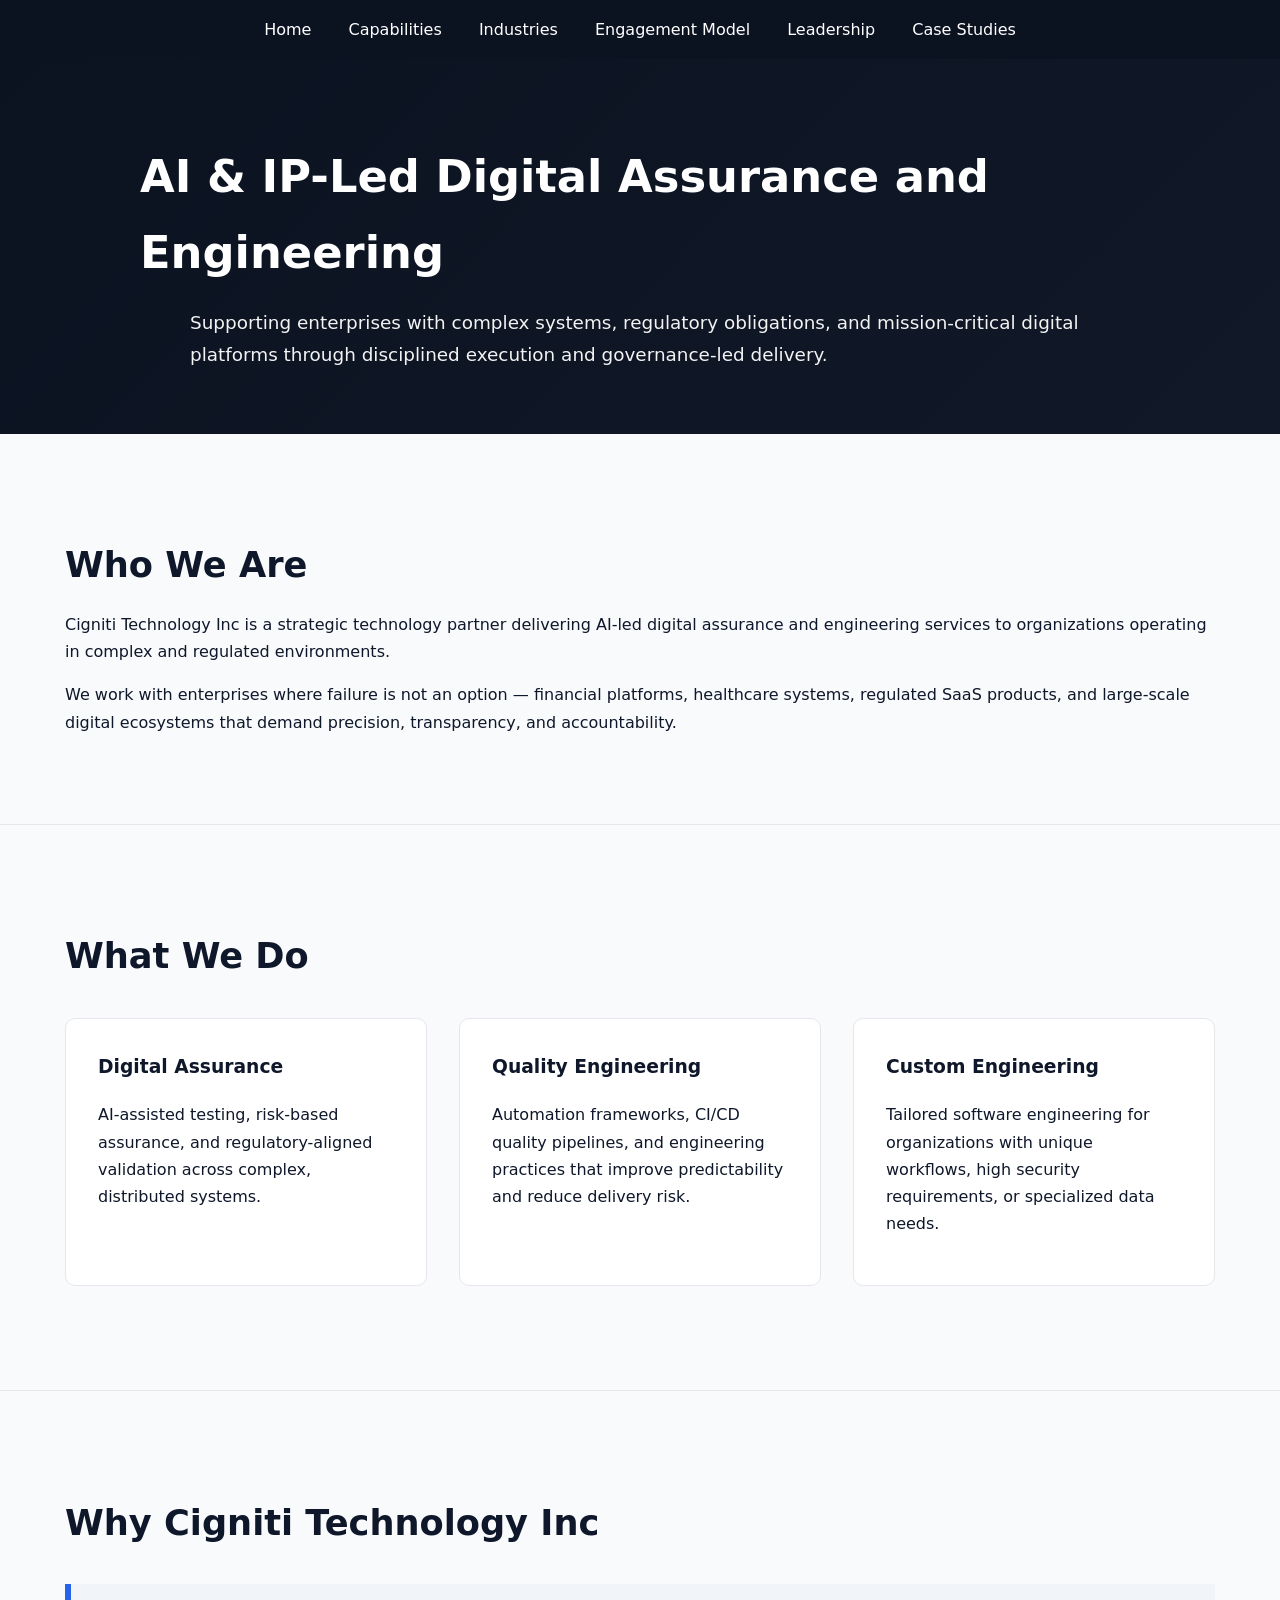
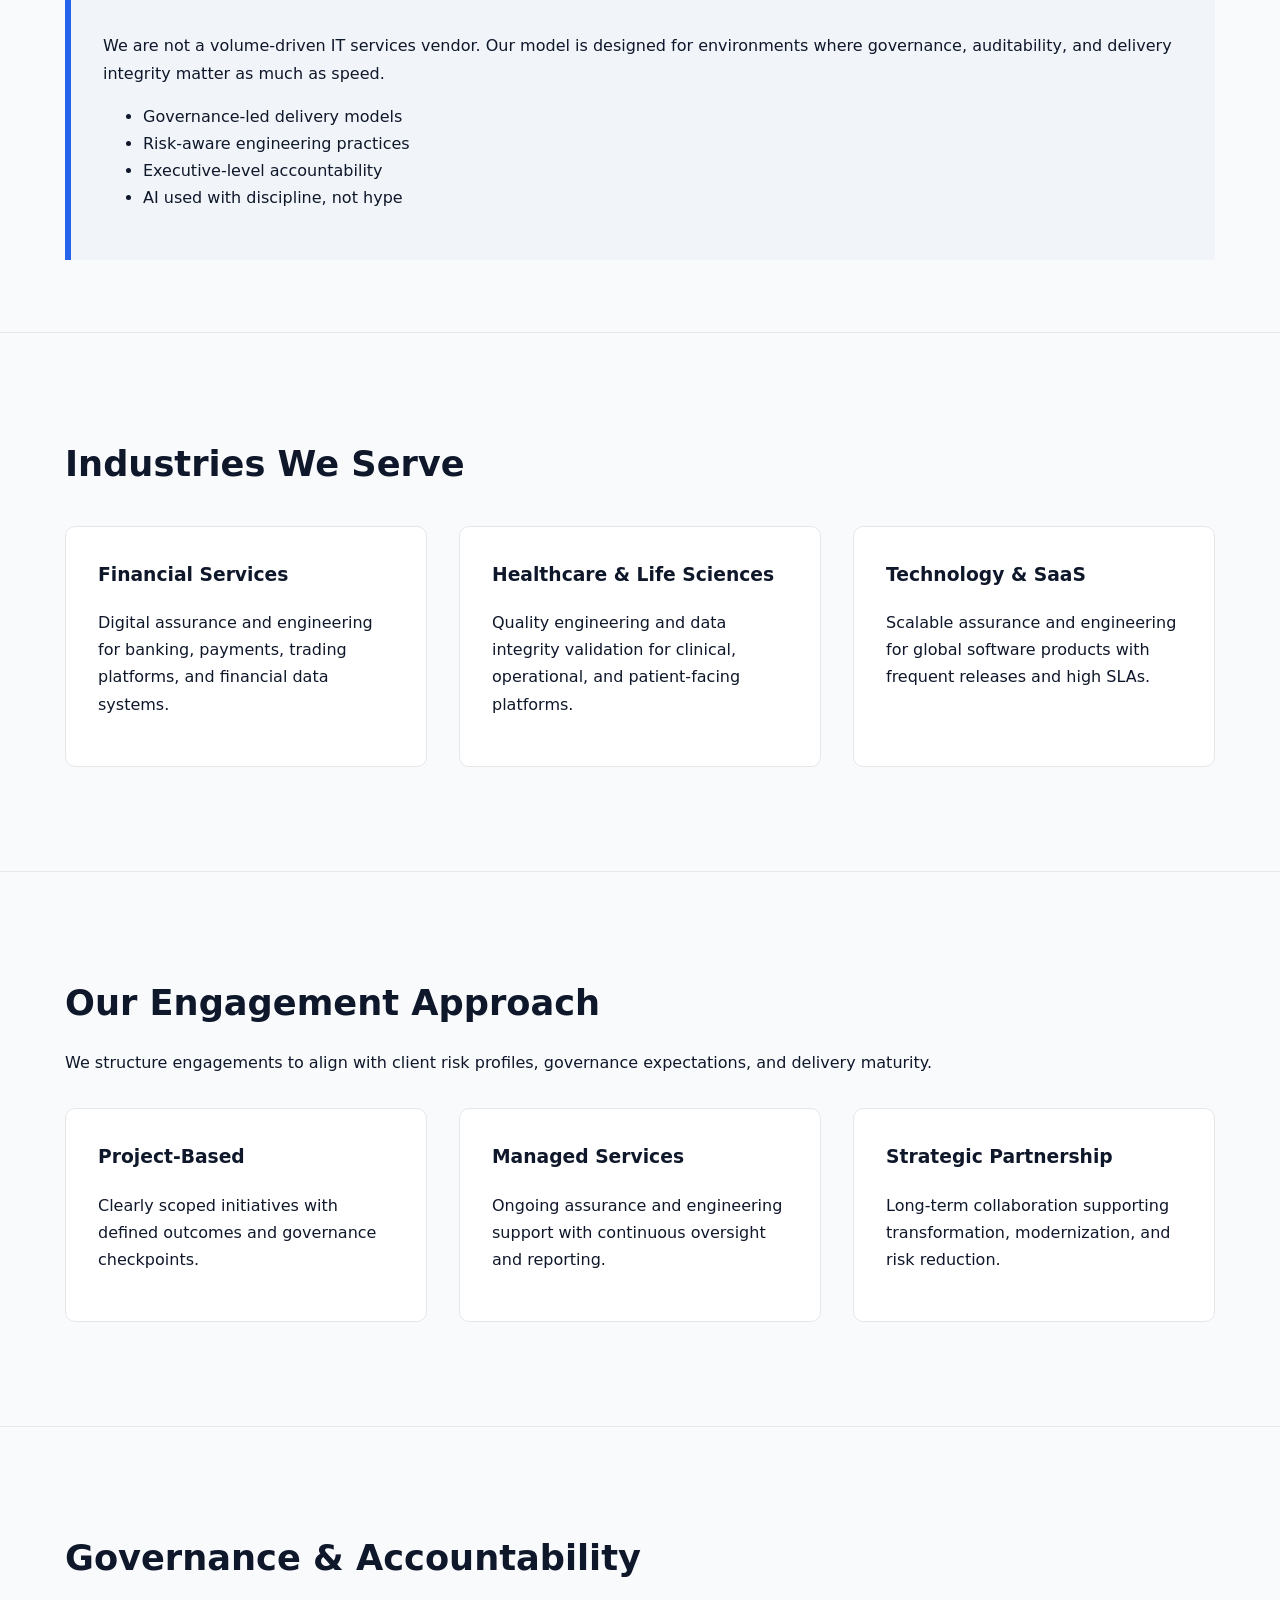
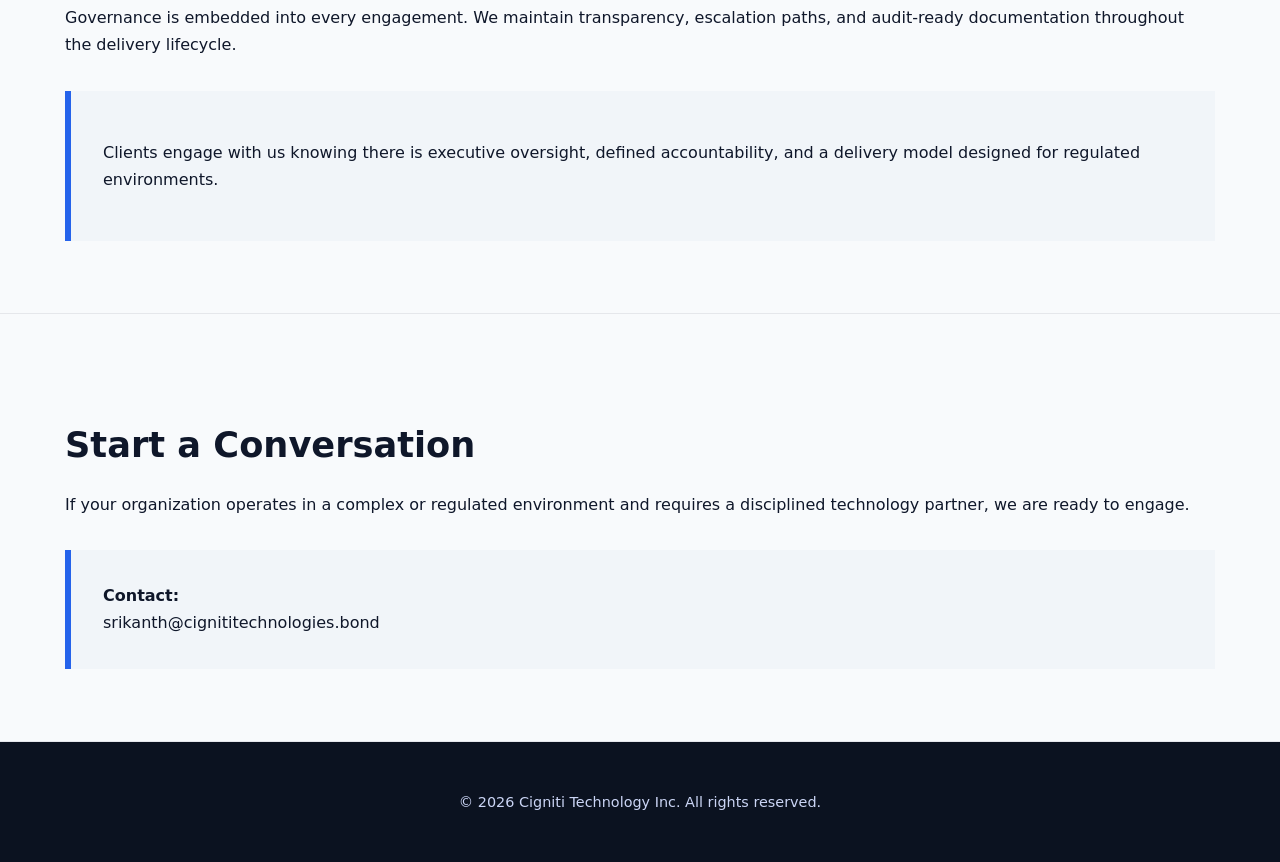
<file: index.html>
<!DOCTYPE html>
<html lang="en">
<head>
<meta charset="UTF-8">
<meta name="viewport" content="width=device-width, initial-scale=1.0">
<title>Cigniti Technology Inc | AI-Led Digital Assurance & Engineering</title>
<meta name="description" content="Cigniti Technology Inc delivers AI & IP-led digital assurance and engineering solutions for complex, regulated enterprises worldwide.">
<link rel="stylesheet" href="assets/css/styles.css">
</head>

<body>

<!-- Navigation -->
<nav>
  <a href="index.html">Home</a>
  <a href="capabilities.html">Capabilities</a>
  <a href="industries.html">Industries</a>
  <a href="engagement-model.html">Engagement Model</a>
  <a href="leadership-governance.html">Leadership</a>
  <a href="case-studies.html">Case Studies</a>
</nav>

<!-- Hero -->
<header>
  <h1>AI & IP-Led Digital Assurance and Engineering</h1>
  <p>
    Supporting enterprises with complex systems, regulatory obligations,
    and mission-critical digital platforms through disciplined execution
    and governance-led delivery.
  </p>
</header>

<!-- Who We Are -->
<section>
  <div class="container">
    <h2>Who We Are</h2>
    <p>
      Cigniti Technology Inc is a strategic technology partner delivering
      AI-led digital assurance and engineering services to organizations
      operating in complex and regulated environments.
    </p>
    <p>
      We work with enterprises where failure is not an option — financial
      platforms, healthcare systems, regulated SaaS products, and
      large-scale digital ecosystems that demand precision, transparency,
      and accountability.
    </p>
  </div>
</section>

<!-- What We Do -->
<section>
  <div class="container">
    <h2>What We Do</h2>
    <div class="grid">
      <div class="card">
        <h3>Digital Assurance</h3>
        <p>
          AI-assisted testing, risk-based assurance, and regulatory-aligned
          validation across complex, distributed systems.
        </p>
      </div>
      <div class="card">
        <h3>Quality Engineering</h3>
        <p>
          Automation frameworks, CI/CD quality pipelines, and engineering
          practices that improve predictability and reduce delivery risk.
        </p>
      </div>
      <div class="card">
        <h3>Custom Engineering</h3>
        <p>
          Tailored software engineering for organizations with unique
          workflows, high security requirements, or specialized data needs.
        </p>
      </div>
    </div>
  </div>
</section>

<!-- Why Cigniti -->
<section>
  <div class="container">
    <h2>Why Cigniti Technology Inc</h2>
    <div class="highlight">
      <p>
        We are not a volume-driven IT services vendor. Our model is designed
        for environments where governance, auditability, and delivery
        integrity matter as much as speed.
      </p>
      <ul>
        <li>Governance-led delivery models</li>
        <li>Risk-aware engineering practices</li>
        <li>Executive-level accountability</li>
        <li>AI used with discipline, not hype</li>
      </ul>
    </div>
  </div>
</section>

<!-- Industries -->
<section>
  <div class="container">
    <h2>Industries We Serve</h2>
    <div class="grid">
      <div class="card">
        <h3>Financial Services</h3>
        <p>
          Digital assurance and engineering for banking, payments,
          trading platforms, and financial data systems.
        </p>
      </div>
      <div class="card">
        <h3>Healthcare & Life Sciences</h3>
        <p>
          Quality engineering and data integrity validation for
          clinical, operational, and patient-facing platforms.
        </p>
      </div>
      <div class="card">
        <h3>Technology & SaaS</h3>
        <p>
          Scalable assurance and engineering for global software
          products with frequent releases and high SLAs.
        </p>
      </div>
    </div>
  </div>
</section>

<!-- Engagement Approach -->
<section>
  <div class="container">
    <h2>Our Engagement Approach</h2>
    <p>
      We structure engagements to align with client risk profiles,
      governance expectations, and delivery maturity.
    </p>
    <div class="grid">
      <div class="card">
        <h3>Project-Based</h3>
        <p>
          Clearly scoped initiatives with defined outcomes and
          governance checkpoints.
        </p>
      </div>
      <div class="card">
        <h3>Managed Services</h3>
        <p>
          Ongoing assurance and engineering support with continuous
          oversight and reporting.
        </p>
      </div>
      <div class="card">
        <h3>Strategic Partnership</h3>
        <p>
          Long-term collaboration supporting transformation,
          modernization, and risk reduction.
        </p>
      </div>
    </div>
  </div>
</section>

<!-- Governance -->
<section>
  <div class="container">
    <h2>Governance & Accountability</h2>
    <p>
      Governance is embedded into every engagement. We maintain
      transparency, escalation paths, and audit-ready documentation
      throughout the delivery lifecycle.
    </p>
    <div class="highlight">
      <p>
        Clients engage with us knowing there is executive oversight,
        defined accountability, and a delivery model designed for
        regulated environments.
      </p>
    </div>
  </div>
</section>

<!-- Call to Action -->
<section>
  <div class="container">
    <h2>Start a Conversation</h2>
    <p>
      If your organization operates in a complex or regulated
      environment and requires a disciplined technology partner,
      we are ready to engage.
    </p>
    <div class="box">
      <strong>Contact:</strong><br>
      srikanth@cignititechnologies.bond
    </div>
  </div>
</section>

<footer>
  © <span id="year"></span> Cigniti Technology Inc. All rights reserved.
</footer>

<script>
document.getElementById("year").textContent = new Date().getFullYear();
</script>

</body>
</html>
</file>
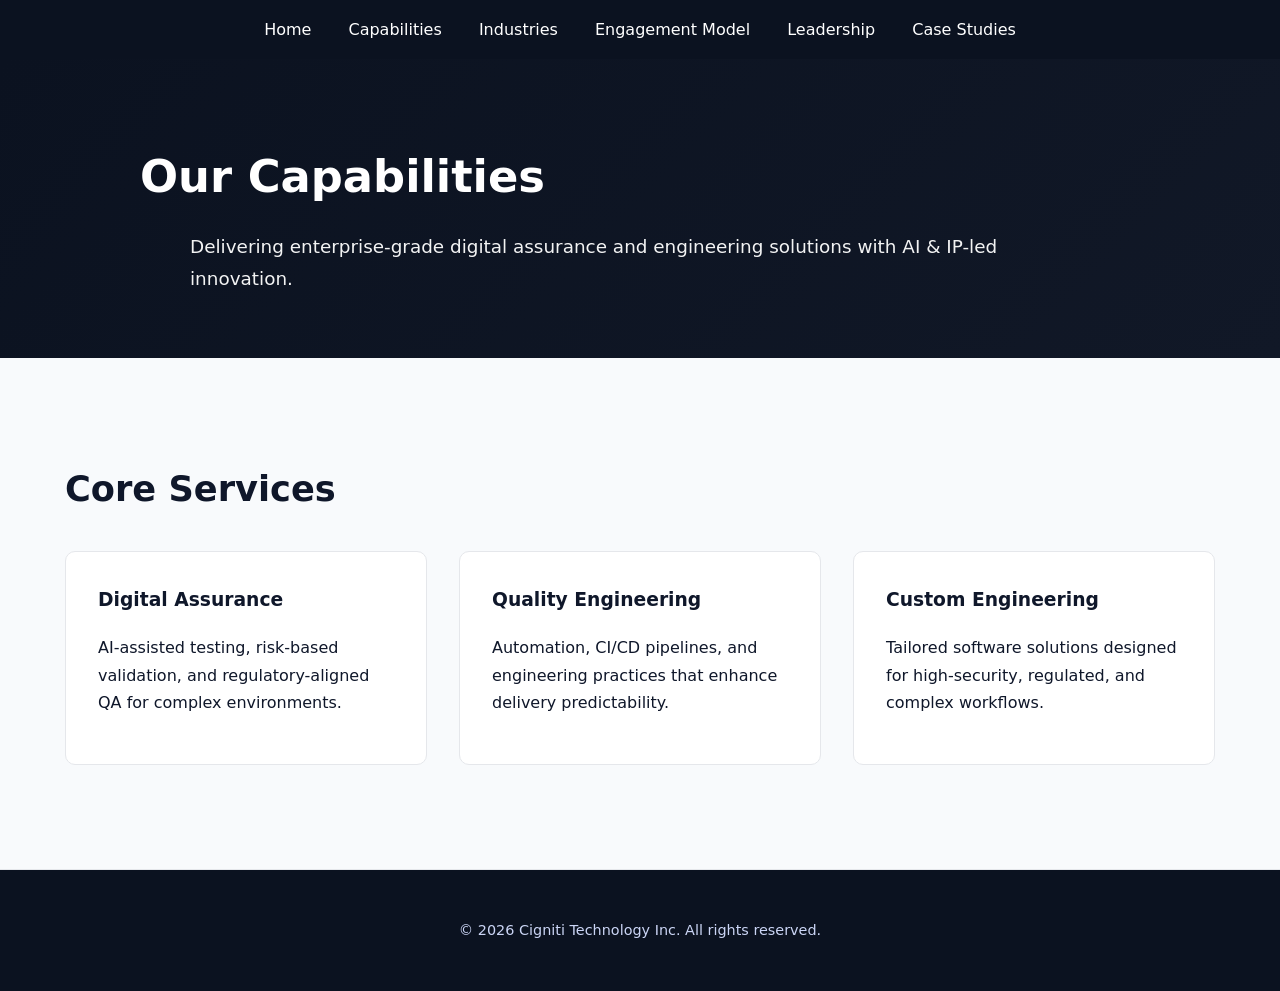
<file: capabilities.html>
<!DOCTYPE html>
<html lang="en">
<head>
<meta charset="UTF-8">
<meta name="viewport" content="width=device-width, initial-scale=1.0">
<title>Capabilities | Cigniti Technology Inc</title>
<link rel="stylesheet" href="assets/css/styles.css">
</head>
<body>

<!-- Navigation -->
<nav>
  <a href="index.html">Home</a>
  <a href="capabilities.html">Capabilities</a>
  <a href="industries.html">Industries</a>
  <a href="engagement-model.html">Engagement Model</a>
  <a href="leadership-governance.html">Leadership</a>
  <a href="case-studies.html">Case Studies</a>
</nav>

<header>
  <h1>Our Capabilities</h1>
  <p>Delivering enterprise-grade digital assurance and engineering solutions with AI & IP-led innovation.</p>
</header>

<section>
  <div class="container">
    <h2>Core Services</h2>
    <div class="grid">
      <div class="card">
        <h3>Digital Assurance</h3>
        <p>AI-assisted testing, risk-based validation, and regulatory-aligned QA for complex environments.</p>
      </div>
      <div class="card">
        <h3>Quality Engineering</h3>
        <p>Automation, CI/CD pipelines, and engineering practices that enhance delivery predictability.</p>
      </div>
      <div class="card">
        <h3>Custom Engineering</h3>
        <p>Tailored software solutions designed for high-security, regulated, and complex workflows.</p>
      </div>
    </div>
  </div>
</section>

<footer>
  © <span id="year"></span> Cigniti Technology Inc. All rights reserved.
</footer>
<script>
document.getElementById("year").textContent = new Date().getFullYear();
</script>
</body>
</html>
</file>
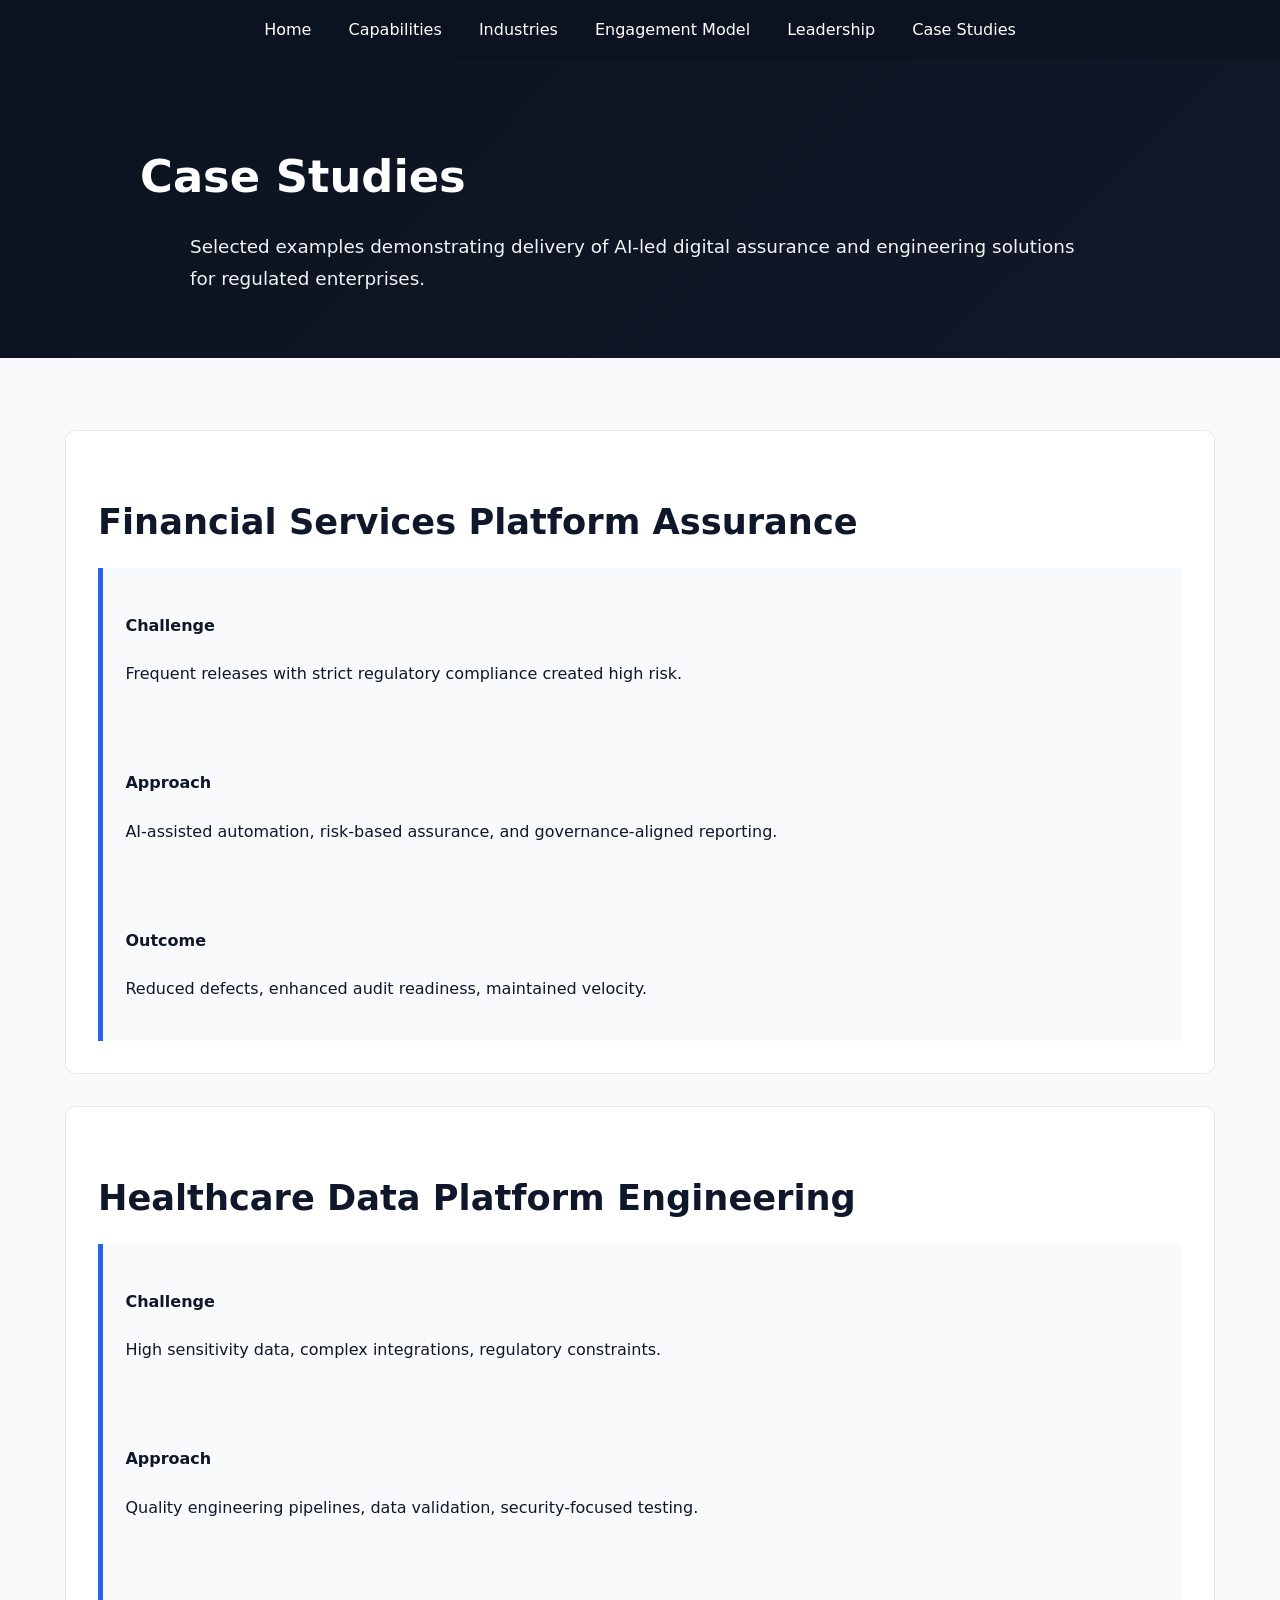
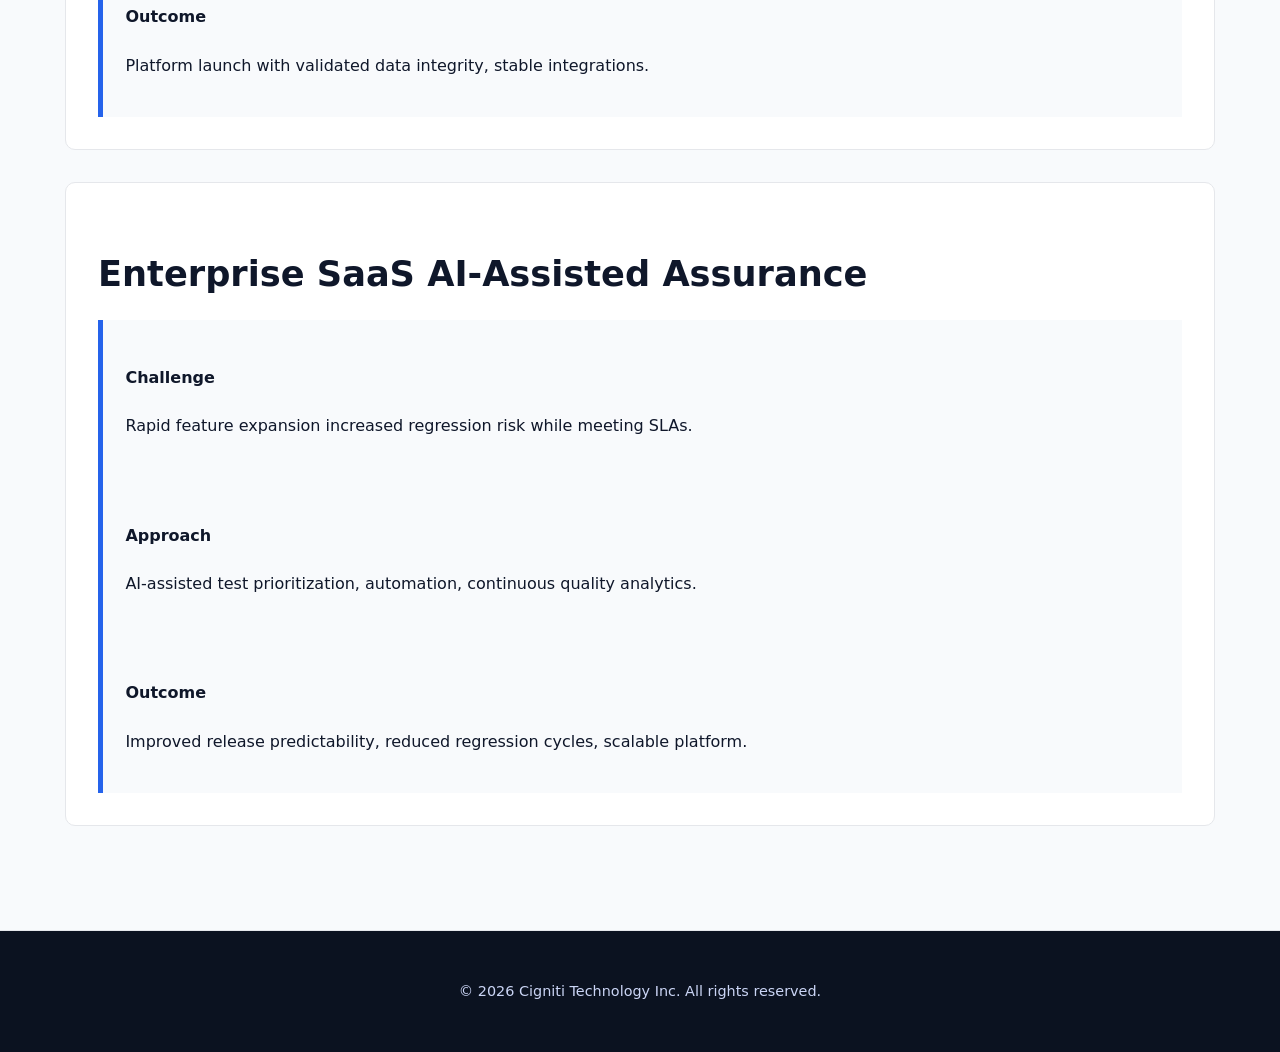
<file: case-studies.html>
<!DOCTYPE html>
<html lang="en">
<head>
<meta charset="UTF-8">
<meta name="viewport" content="width=device-width, initial-scale=1.0">
<title>Case Studies | Cigniti Technology Inc</title>
<link rel="stylesheet" href="assets/css/styles.css">
</head>
<body>

<nav>
  <a href="index.html">Home</a>
  <a href="capabilities.html">Capabilities</a>
  <a href="industries.html">Industries</a>
  <a href="engagement-model.html">Engagement Model</a>
  <a href="leadership-governance.html">Leadership</a>
  <a href="case-studies.html">Case Studies</a>
</nav>

<header>
  <h1>Case Studies</h1>
  <p>Selected examples demonstrating delivery of AI-led digital assurance and engineering solutions for regulated enterprises.</p>
</header>

<section>
  <div class="container">

    <div class="case">
      <h2>Financial Services Platform Assurance</h2>
      <div class="block"><h4>Challenge</h4><p>Frequent releases with strict regulatory compliance created high risk.</p></div>
      <div class="block"><h4>Approach</h4><p>AI-assisted automation, risk-based assurance, and governance-aligned reporting.</p></div>
      <div class="block"><h4>Outcome</h4><p>Reduced defects, enhanced audit readiness, maintained velocity.</p></div>
    </div>

    <div class="case">
      <h2>Healthcare Data Platform Engineering</h2>
      <div class="block"><h4>Challenge</h4><p>High sensitivity data, complex integrations, regulatory constraints.</p></div>
      <div class="block"><h4>Approach</h4><p>Quality engineering pipelines, data validation, security-focused testing.</p></div>
      <div class="block"><h4>Outcome</h4><p>Platform launch with validated data integrity, stable integrations.</p></div>
    </div>

    <div class="case">
      <h2>Enterprise SaaS AI-Assisted Assurance</h2>
      <div class="block"><h4>Challenge</h4><p>Rapid feature expansion increased regression risk while meeting SLAs.</p></div>
      <div class="block"><h4>Approach</h4><p>AI-assisted test prioritization, automation, continuous quality analytics.</p></div>
      <div class="block"><h4>Outcome</h4><p>Improved release predictability, reduced regression cycles, scalable platform.</p></div>
    </div>

  </div>
</section>

<footer>
  © <span id="year"></span> Cigniti Technology Inc. All rights reserved.
</footer>
<script>
document.getElementById("year").textContent = new Date().getFullYear();
</script>
</body>
</html>
</file>
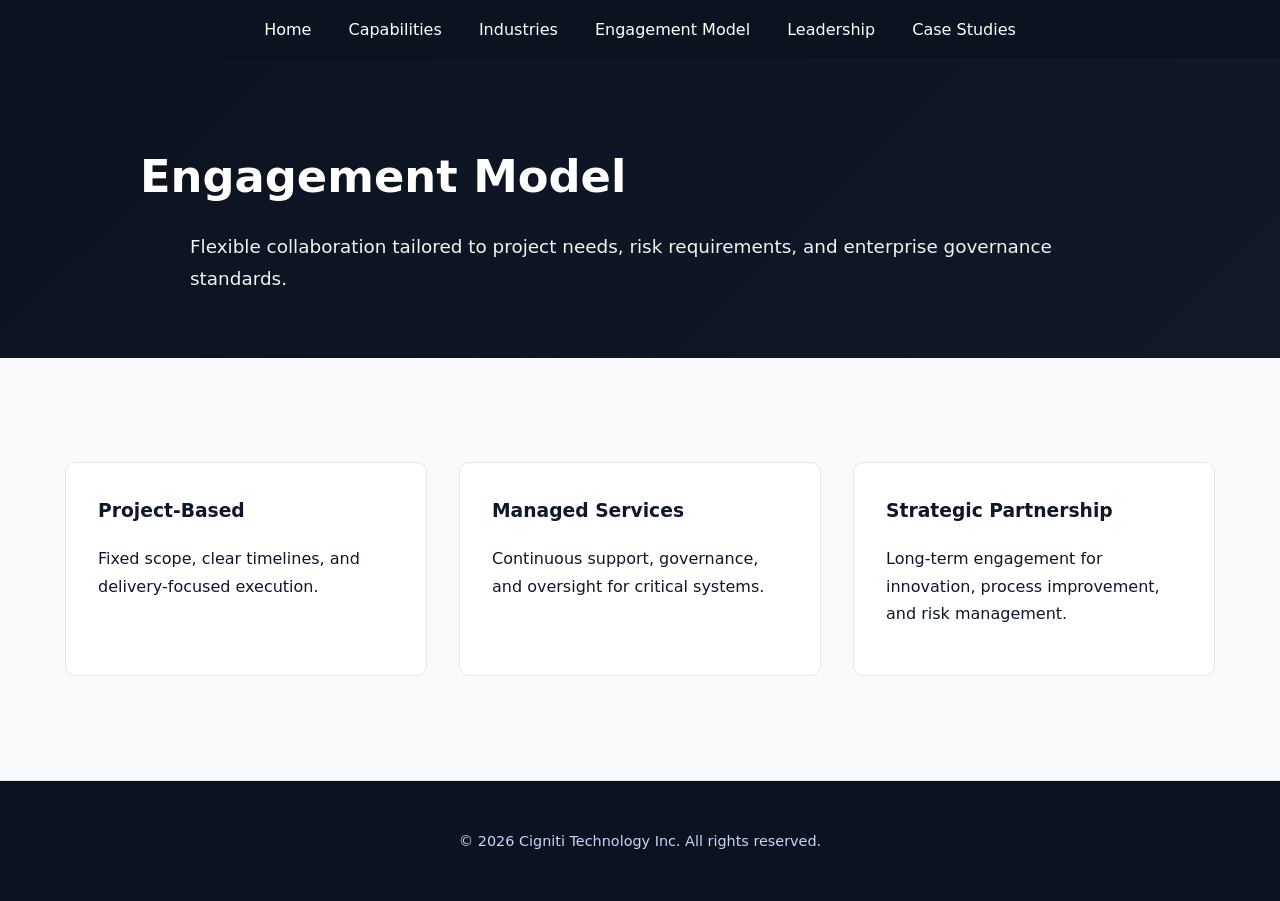
<file: engagement-model.html>
<!DOCTYPE html>
<html lang="en">
<head>
<meta charset="UTF-8">
<meta name="viewport" content="width=device-width, initial-scale=1.0">
<title>Engagement Model | Cigniti Technology Inc</title>
<link rel="stylesheet" href="assets/css/styles.css">
</head>
<body>

<nav>
  <a href="index.html">Home</a>
  <a href="capabilities.html">Capabilities</a>
  <a href="industries.html">Industries</a>
  <a href="engagement-model.html">Engagement Model</a>
  <a href="leadership-governance.html">Leadership</a>
  <a href="case-studies.html">Case Studies</a>
</nav>

<header>
  <h1>Engagement Model</h1>
  <p>Flexible collaboration tailored to project needs, risk requirements, and enterprise governance standards.</p>
</header>

<section>
  <div class="container">
    <div class="grid">
      <div class="card">
        <h3>Project-Based</h3>
        <p>Fixed scope, clear timelines, and delivery-focused execution.</p>
      </div>
      <div class="card">
        <h3>Managed Services</h3>
        <p>Continuous support, governance, and oversight for critical systems.</p>
      </div>
      <div class="card">
        <h3>Strategic Partnership</h3>
        <p>Long-term engagement for innovation, process improvement, and risk management.</p>
      </div>
    </div>
  </div>
</section>

<footer>
  © <span id="year"></span> Cigniti Technology Inc. All rights reserved.
</footer>
<script>
document.getElementById("year").textContent = new Date().getFullYear();
</script>
</body>
</html>
</file>
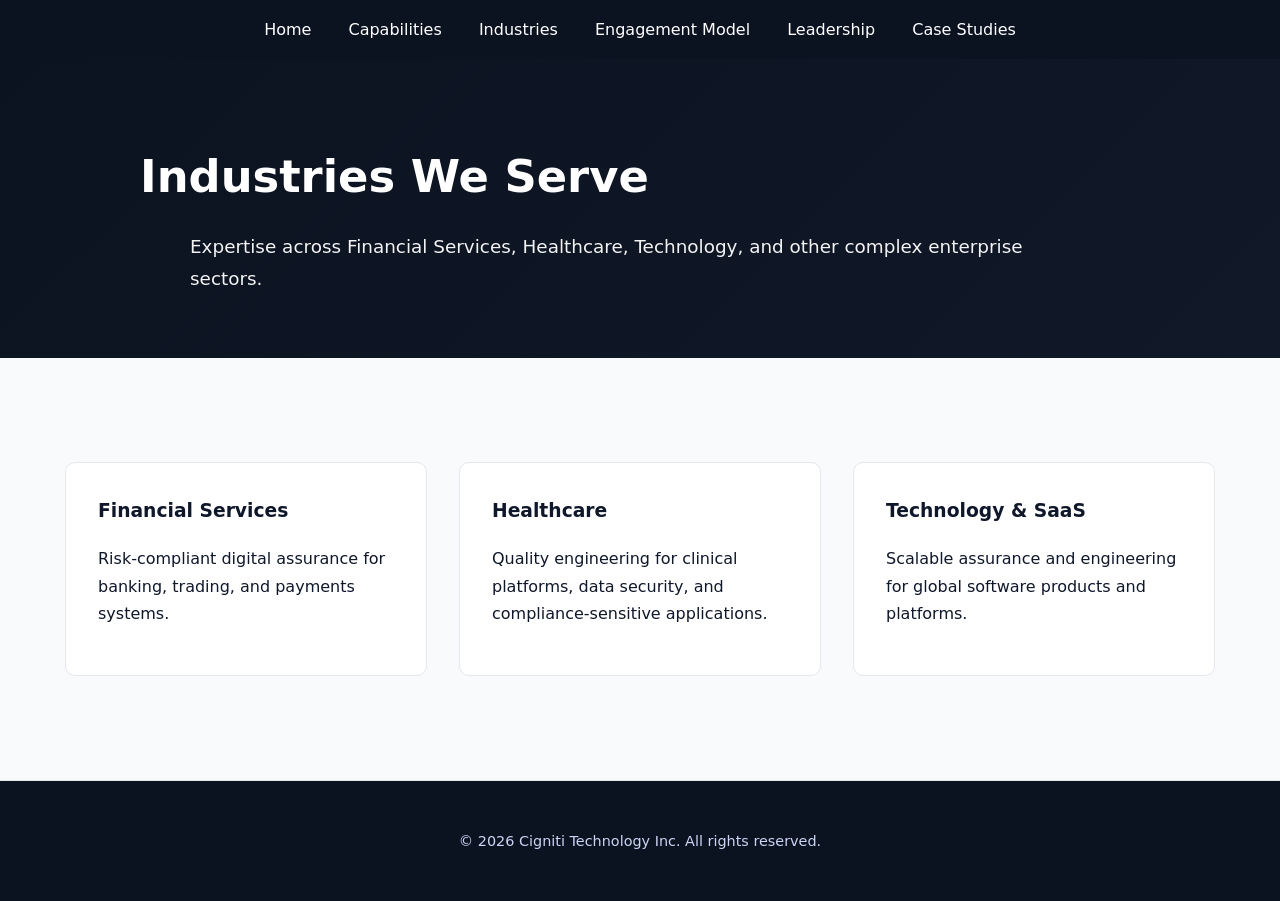
<file: industries.html>
<!DOCTYPE html>
<html lang="en">
<head>
<meta charset="UTF-8">
<meta name="viewport" content="width=device-width, initial-scale=1.0">
<title>Industries | Cigniti Technology Inc</title>
<link rel="stylesheet" href="assets/css/styles.css">
</head>
<body>

<nav>
  <a href="index.html">Home</a>
  <a href="capabilities.html">Capabilities</a>
  <a href="industries.html">Industries</a>
  <a href="engagement-model.html">Engagement Model</a>
  <a href="leadership-governance.html">Leadership</a>
  <a href="case-studies.html">Case Studies</a>
</nav>

<header>
  <h1>Industries We Serve</h1>
  <p>Expertise across Financial Services, Healthcare, Technology, and other complex enterprise sectors.</p>
</header>

<section>
  <div class="container">
    <div class="grid">
      <div class="card">
        <h3>Financial Services</h3>
        <p>Risk-compliant digital assurance for banking, trading, and payments systems.</p>
      </div>
      <div class="card">
        <h3>Healthcare</h3>
        <p>Quality engineering for clinical platforms, data security, and compliance-sensitive applications.</p>
      </div>
      <div class="card">
        <h3>Technology & SaaS</h3>
        <p>Scalable assurance and engineering for global software products and platforms.</p>
      </div>
    </div>
  </div>
</section>

<footer>
  © <span id="year"></span> Cigniti Technology Inc. All rights reserved.
</footer>
<script>
document.getElementById("year").textContent = new Date().getFullYear();
</script>
</body>
</html>
</file>
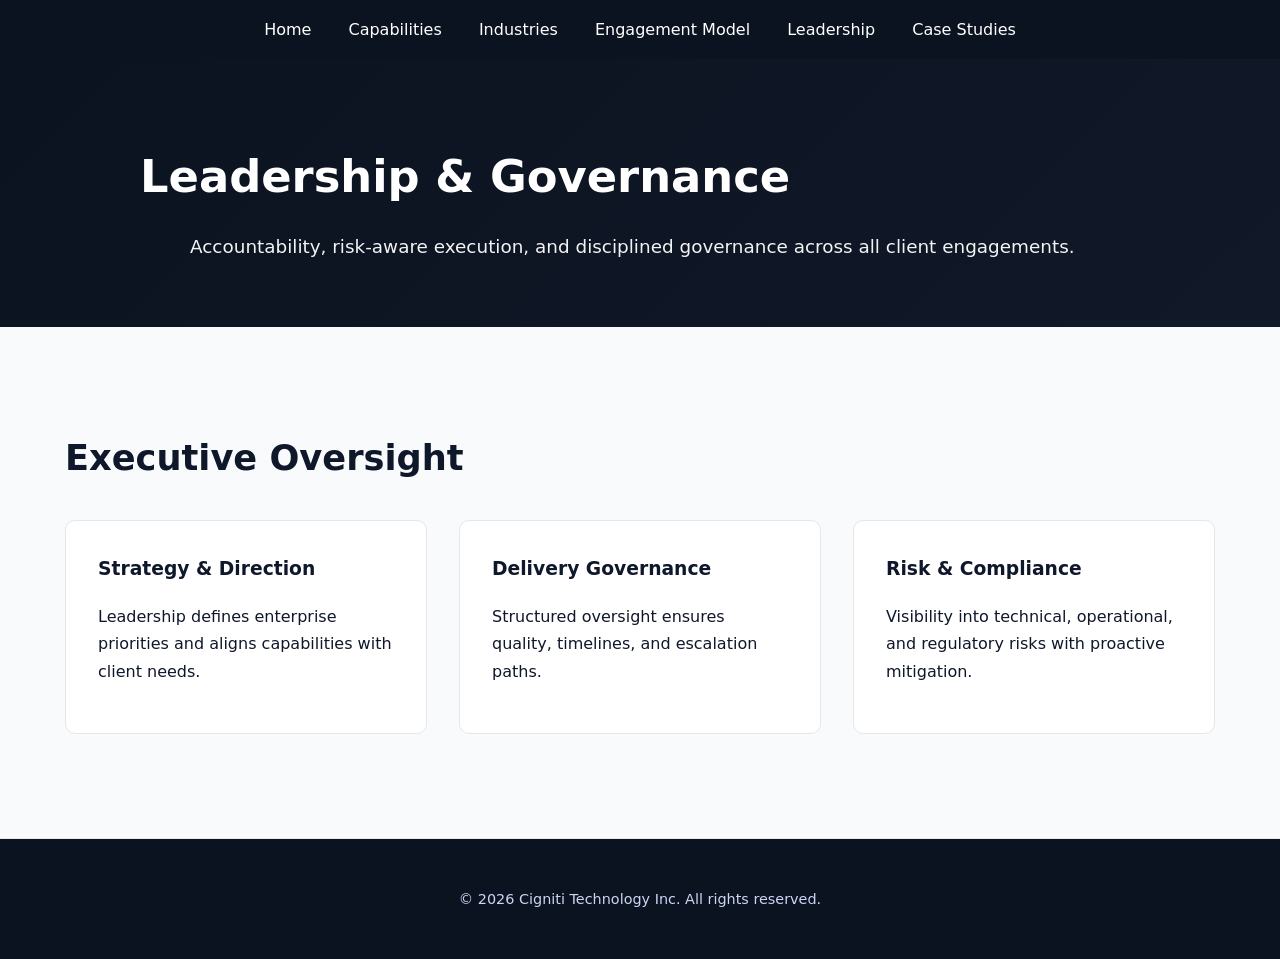
<file: leadership-governance.html>
<!DOCTYPE html>
<html lang="en">
<head>
<meta charset="UTF-8">
<meta name="viewport" content="width=device-width, initial-scale=1.0">
<title>Leadership & Governance | Cigniti Technology Inc</title>
<link rel="stylesheet" href="assets/css/styles.css">
</head>
<body>

<nav>
  <a href="index.html">Home</a>
  <a href="capabilities.html">Capabilities</a>
  <a href="industries.html">Industries</a>
  <a href="engagement-model.html">Engagement Model</a>
  <a href="leadership-governance.html">Leadership</a>
  <a href="case-studies.html">Case Studies</a>
</nav>

<header>
  <h1>Leadership & Governance</h1>
  <p>Accountability, risk-aware execution, and disciplined governance across all client engagements.</p>
</header>

<section>
  <div class="container">
    <h2>Executive Oversight</h2>
    <div class="grid">
      <div class="card">
        <h3>Strategy & Direction</h3>
        <p>Leadership defines enterprise priorities and aligns capabilities with client needs.</p>
      </div>
      <div class="card">
        <h3>Delivery Governance</h3>
        <p>Structured oversight ensures quality, timelines, and escalation paths.</p>
      </div>
      <div class="card">
        <h3>Risk & Compliance</h3>
        <p>Visibility into technical, operational, and regulatory risks with proactive mitigation.</p>
      </div>
    </div>
  </div>
</section>

<footer>
  © <span id="year"></span> Cigniti Technology Inc. All rights reserved.
</footer>
<script>
document.getElementById("year").textContent = new Date().getFullYear();
</script>
</body>
</html>
</file>
<file: assets/css/styles.css>
:root {
  --dark: #0b1220;
  --light: #f8fafc;
  --accent: #2563eb;
  --text: #0f172a;
  --muted: #475569;
  --border: #e5e7eb;
}

* { box-sizing: border-box; }

body {
  margin: 0;
  font-family: system-ui, -apple-system, Segoe UI, sans-serif;
  color: var(--text);
  background: var(--light);
  line-height: 1.7;
}

header {
  background: linear-gradient(135deg, #0b1220, #111827);
  color: white;
  padding: 5rem 2rem 4rem;
}

header h1 { font-size: 2.8rem; max-width: 1000px; margin: auto; }
header p { max-width: 900px; margin: 1rem auto 0; font-size:1.15rem; opacity:0.95; }

section { padding: 4.5rem 2rem; border-bottom: 1px solid var(--border); }
.container { max-width: 1150px; margin: auto; }

h2 { font-size: 2.2rem; margin-bottom: 1rem; }
h3 { margin-top:0; }

nav { background:#0b1220;color:white;padding:1rem;text-align:center; }
nav a { color:white;margin:0 1rem;text-decoration:none; }

.grid { display: grid; grid-template-columns: repeat(auto-fit, minmax(320px,1fr)); gap:2rem; margin-top:2rem; }
.card, .case { background:white; border:1px solid var(--border); border-radius:10px; padding:2rem; margin-bottom:2rem; }
.block { background:#f8fafc; border-left:5px solid var(--accent); padding:1.4rem; }

.highlight, .box { background:#f1f5f9; border-left:6px solid var(--accent); padding:2rem; margin-top:2rem; }

footer { background: var(--dark); color:#cbd5f5; text-align:center; padding:3rem 2rem; font-size:0.9rem; }

/* Print/PDF */
@media print {
  header, footer { page-break-after: avoid; }
  section, .case { page-break-inside: avoid; }
}
</file>
